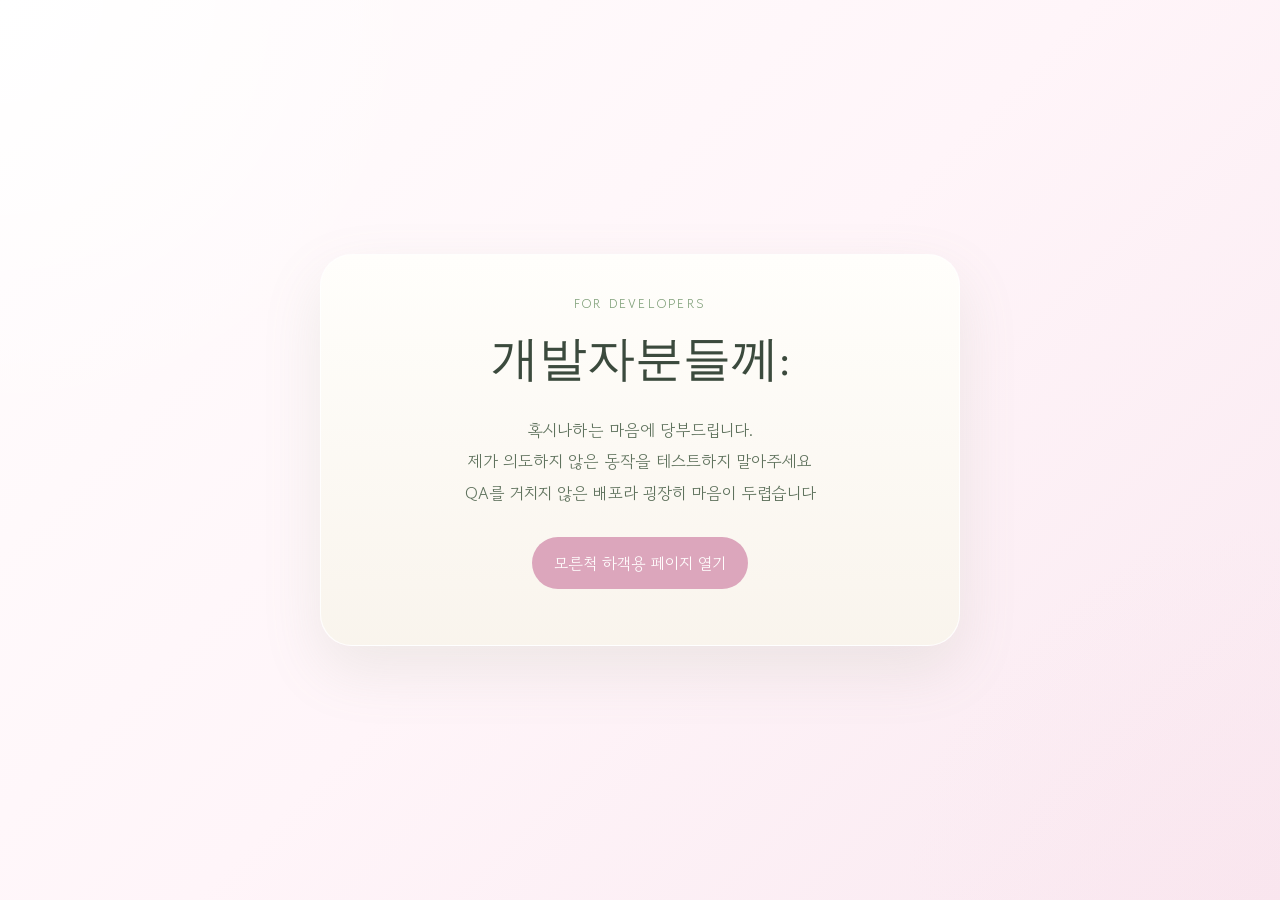
<file: index.html>
<!doctype html>
<html lang="ko">
  <head>
    <meta charset="UTF-8" />
    <meta name="viewport" content="width=device-width, initial-scale=1.0" />
    <meta name="color-scheme" content="light" />
    <meta name="supported-color-schemes" content="light" />
    <meta name="theme-color" content="#fff7fa" />
    <title>Wedding Message Wall</title>
    <link rel="preconnect" href="https://fonts.googleapis.com" />
    <link rel="preconnect" href="https://fonts.gstatic.com" crossorigin />
    <link
      href="https://fonts.googleapis.com/css2?family=Gowun+Dodum&family=Marcellus&display=swap"
      rel="stylesheet"
    />
    <link rel="stylesheet" href="./styles.css?v=index-light-2" />
    <style>
      .developer-gate {
        min-height: 100vh;
        display: grid;
        place-items: center;
        padding: 24px;
      }

      .developer-gate-card {
        width: min(640px, 100%);
        padding: 40px 32px;
        border: 1px solid rgba(255, 255, 255, 0.9);
        border-radius: 32px;
        background: linear-gradient(180deg, rgba(255, 254, 251, 0.96), rgba(249, 244, 236, 0.96));
        box-shadow: 0 24px 60px rgba(133, 146, 118, 0.14);
        text-align: center;
      }

      .developer-gate-eyebrow {
        margin: 0 0 14px;
        color: #7e9e77;
        letter-spacing: 0.18em;
        text-transform: uppercase;
        font-size: 0.78rem;
      }

      .developer-gate-card h1 {
        margin: 0;
        color: #3b4a3d;
        font-family: "Marcellus", serif;
        font-size: clamp(2rem, 5vw, 3rem);
        font-weight: 400;
      }

      .developer-gate-copy {
        margin: 24px 0 0;
        color: #5f725d;
        font-size: 1.04rem;
        line-height: 1.9;
      }

      .developer-gate-action {
        margin-top: 28px;
      }

      .developer-gate-action .primary-button {
        display: inline-block;
        text-decoration: none;
      }
    </style>
  </head>
  <body>
    <main class="developer-gate">
      <section class="developer-gate-card">
        <p class="developer-gate-eyebrow">For Developers</p>
        <h1>개발자분들께:</h1>
        <p class="developer-gate-copy">
          혹시나하는 마음에 당부드립니다.
          <br />
          제가 의도하지 않은 동작을 테스트하지 말아주세요
          <br />
          QA를 거치지 않은 배포라 굉장히 마음이 두렵습니다
        </p>
        <p class="developer-gate-action">
          <a class="primary-button" href="./guest.html">모른척 하객용 페이지 열기</a>
        </p>
      </section>
    </main>

    <script>
      const consoleBannerStyle = [
        "background: linear-gradient(135deg, #7e9e77, #9bb794)",
        "color: #fffef9",
        "padding: 10px 14px",
        "border-radius: 10px",
        "font-size: 14px",
        "font-weight: 700",
      ].join(";");

      const consoleBodyStyle = [
        "color: #4f634d",
        "font-size: 13px",
        "line-height: 1.7",
      ].join(";");

      console.log("%c개발자님, 이상한 짓 하지 말아 주세요", consoleBannerStyle);
      console.log(
        "%c여기는 개발자 전용 입구입니다.\n하객 메시지와 운영 데이터는 살살 다뤄 주세요.\n버그 제보는 감사하지만 예기치 않은 테스트는 제 심장에 무리입니다.",
        consoleBodyStyle
      );
    </script>
  </body>
</html>
</file>
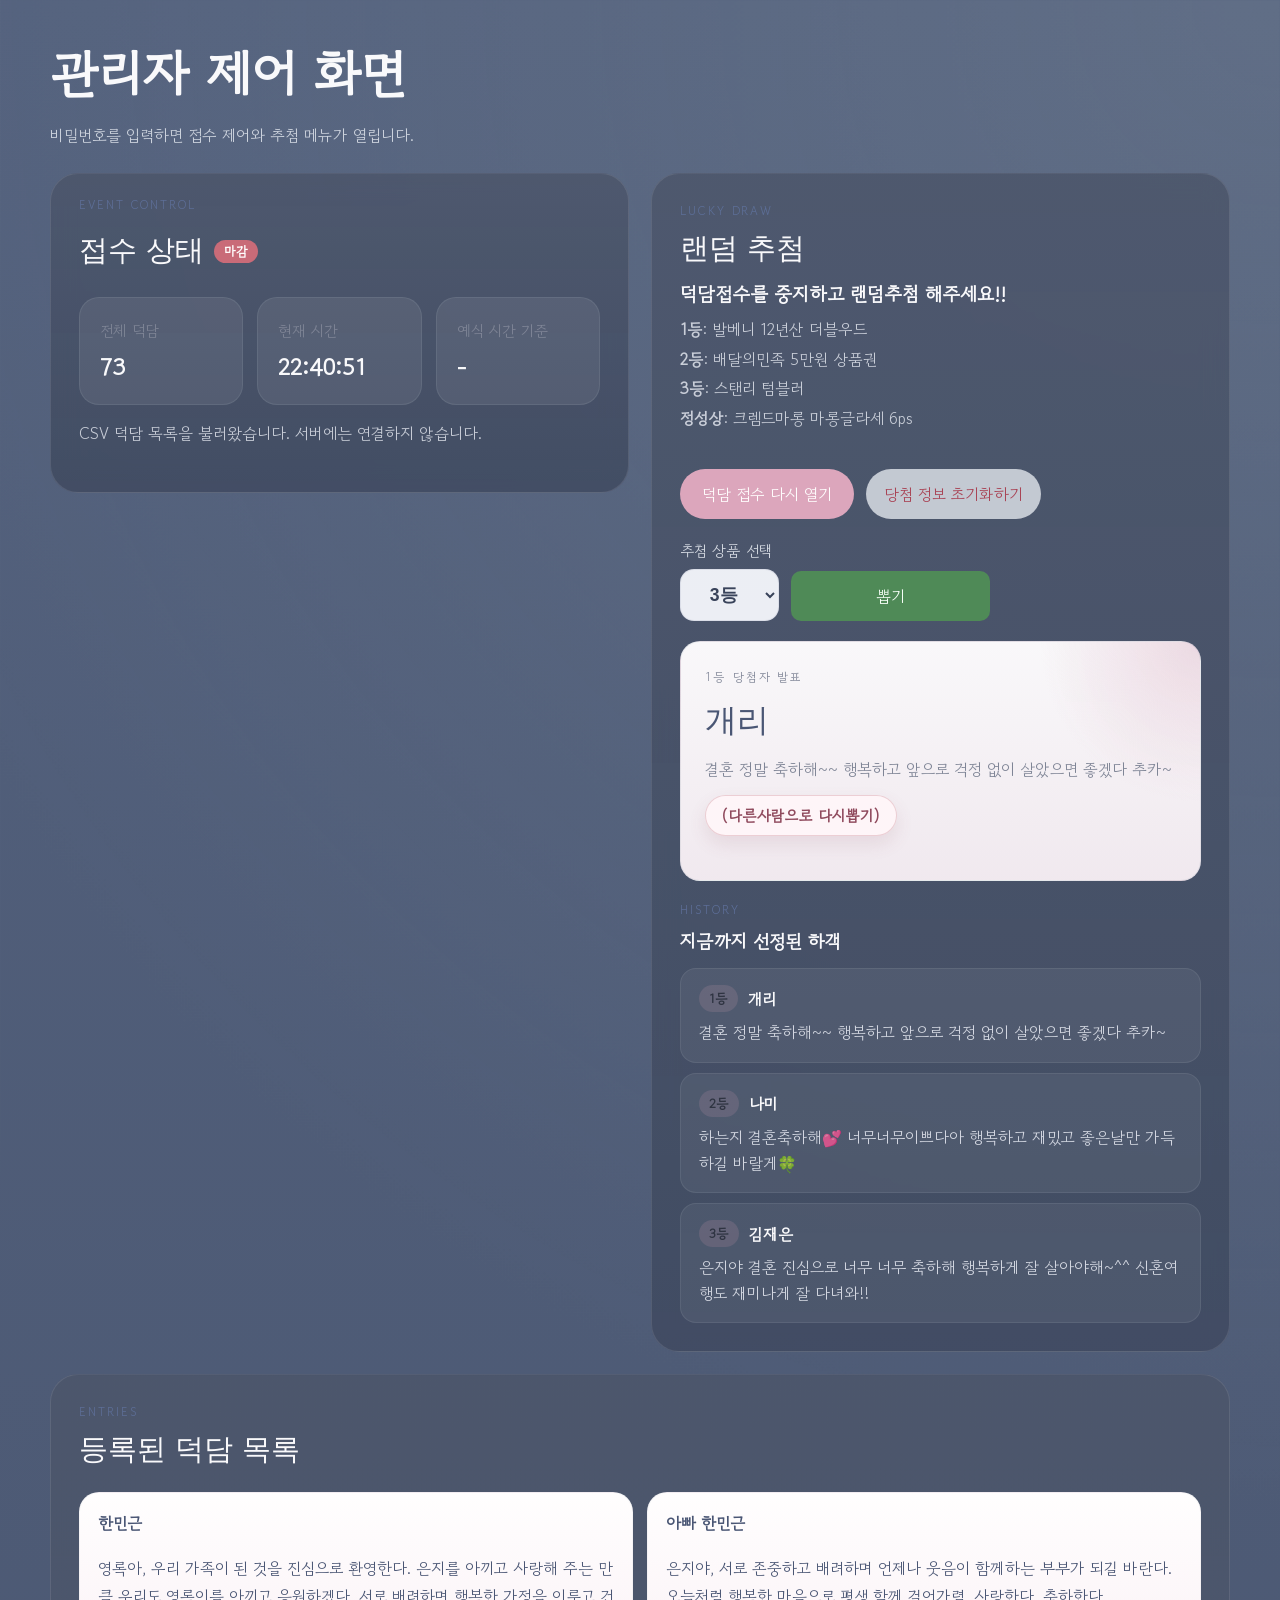
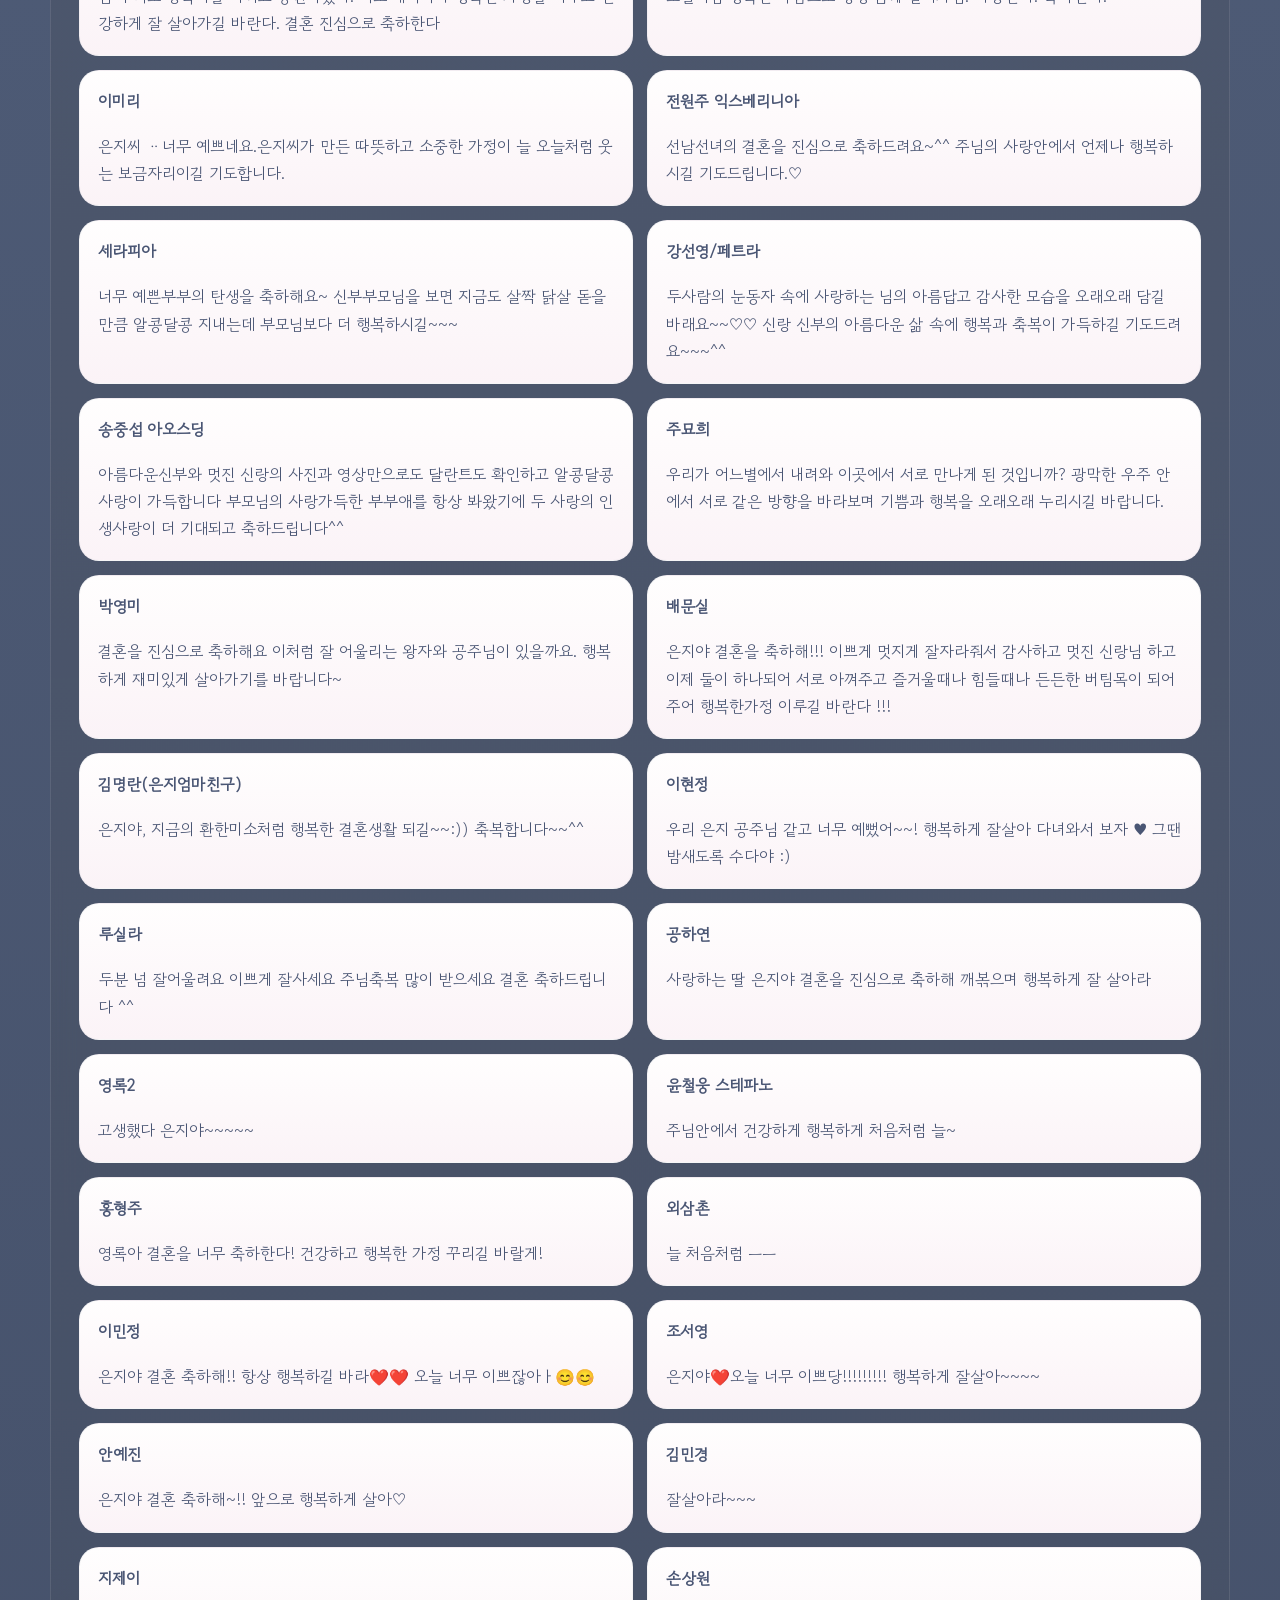
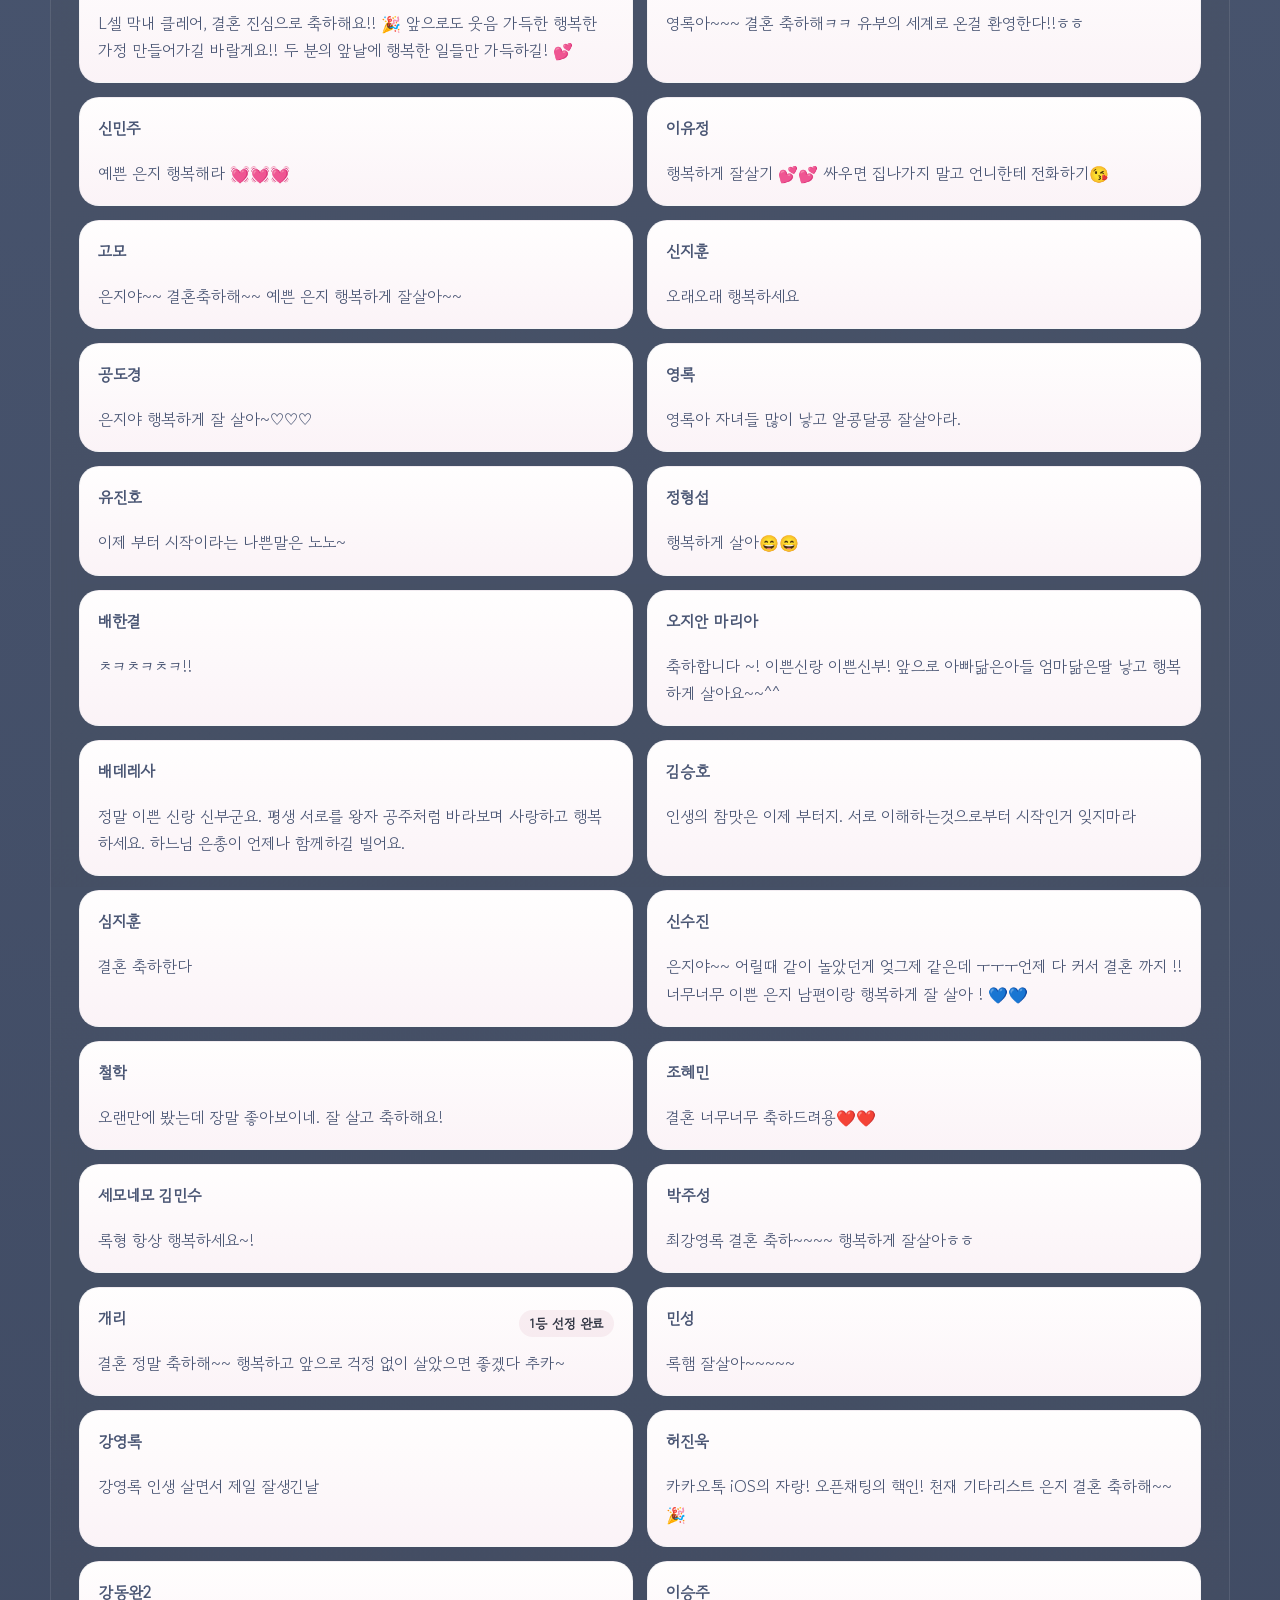
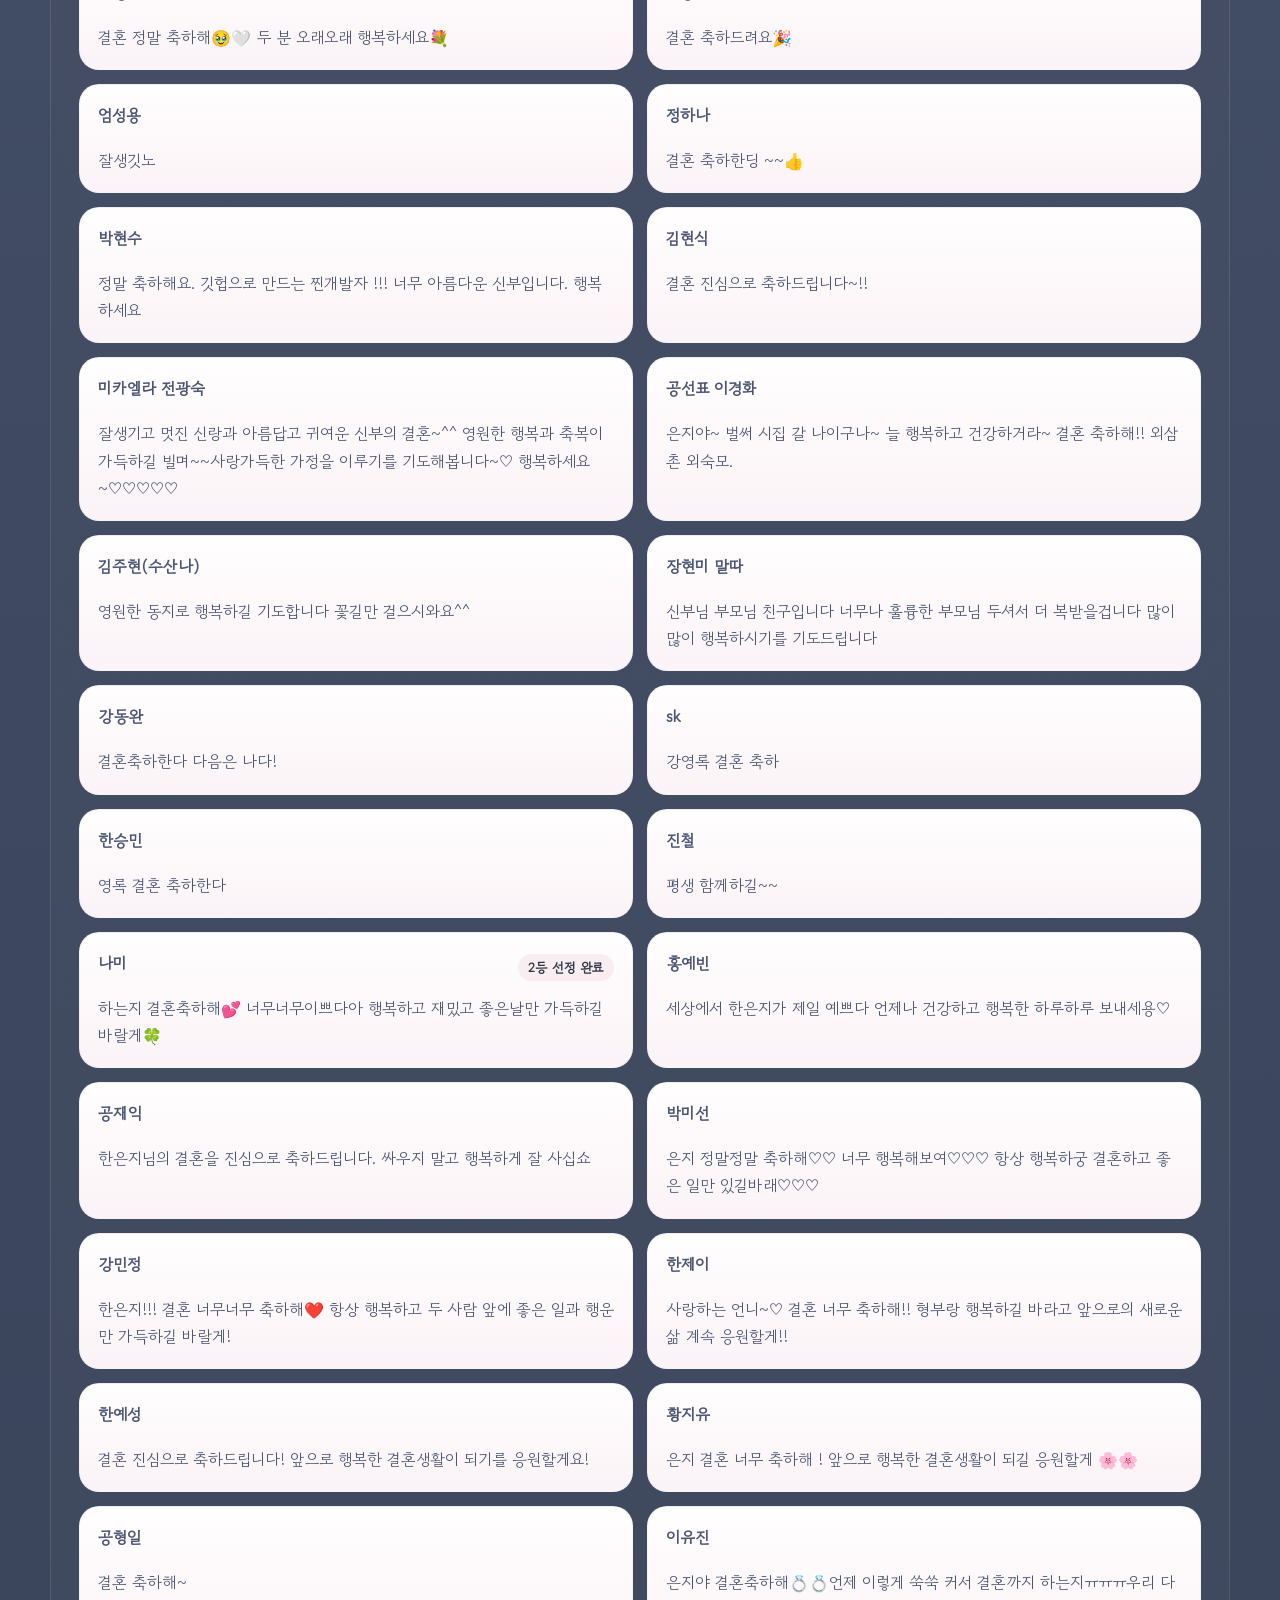
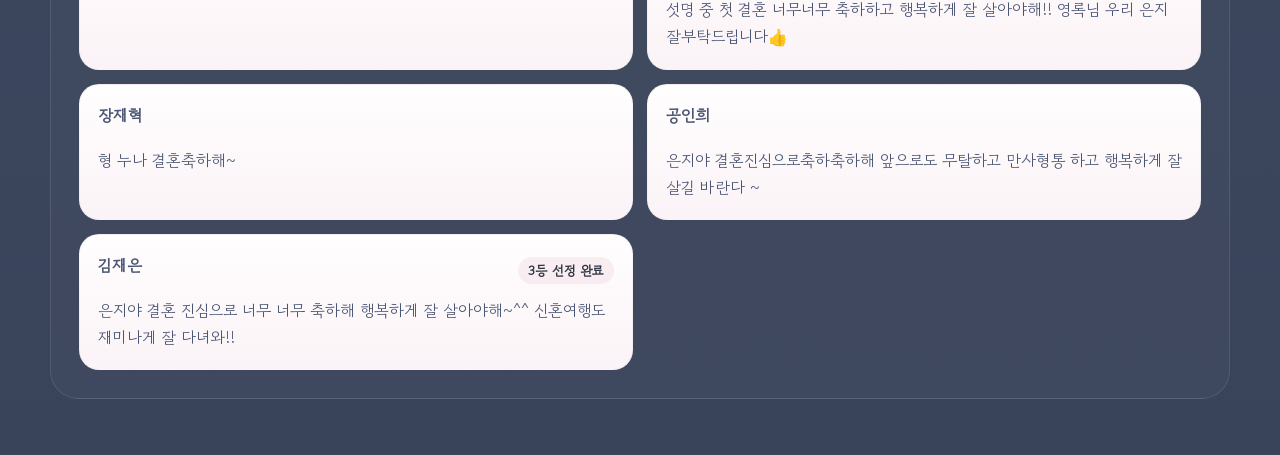
<file: admin.html>
<!doctype html>
<html lang="ko">
  <head>
    <meta charset="UTF-8" />
    <meta name="viewport" content="width=device-width, initial-scale=1.0" />
    <meta name="color-scheme" content="light" />
    <meta name="supported-color-schemes" content="light" />
    <meta name="theme-color" content="#53617d" />
    <title>&#xB355;&#xB2F4; &#xBA54;&#xC2DC;&#xC9C0; &#xAD00;&#xB9AC;&#xC790;</title>
    <link rel="preconnect" href="https://fonts.googleapis.com" />
    <link rel="preconnect" href="https://fonts.gstatic.com" crossorigin />
    <link
      href="https://fonts.googleapis.com/css2?family=Gowun+Dodum&family=Marcellus&display=swap"
      rel="stylesheet"
    />
    <link rel="stylesheet" href="./styles.css?v=admin-mobile-21" />
  </head>
  <body class="admin-page">
    <div class="page-shell">
      <header class="admin-hero">
        <h1>&#xAD00;&#xB9AC;&#xC790; &#xC81C;&#xC5B4; &#xD654;&#xBA74;</h1>
        <p>
          &#xBE44;&#xBC00;&#xBC88;&#xD638;&#xB97C; &#xC785;&#xB825;&#xD558;&#xBA74;
          &#xC811;&#xC218; &#xC81C;&#xC5B4;&#xC640; &#xCD94;&#xCCA8;
          &#xBA54;&#xB274;&#xAC00; &#xC5F4;&#xB9BD;&#xB2C8;&#xB2E4;.
        </p>
      </header>

      <section class="card-panel auth-panel" id="admin-auth-section">
        <div class="section-head admin-auth-head">
          <div>
            <h2>&#xAD00;&#xB9AC;&#xC790; &#xBE44;&#xBC00;&#xBC88;&#xD638; &#xC785;&#xB825;</h2>
          </div>
        </div>

        <form class="message-form" id="admin-auth-form">
          <div class="admin-auth-card">
            <label class="field">
              <span>&#xBE44;&#xBC00;&#xBC88;&#xD638;</span>
              <input
                id="admin-password"
                name="password"
                type="password"
                placeholder="&#xAD00;&#xB9AC;&#xC790; &#xBE44;&#xBC00;&#xBC88;&#xD638;"
                required
              />
            </label>
          </div>

          <div class="admin-auth-meta">
            <p id="admin-login-status"></p>
          </div>

          <button class="primary-button guest-submit-button admin-submit-button" type="submit">
            &#xC785;&#xC7A5;&#xD558;&#xAE30;
          </button>
        </form>
      </section>

      <main class="admin-layout" id="admin-control-section" hidden>
        <section class="card-panel admin-control-panel">
          <div class="section-head">
            <div class="admin-status-head">
              <p class="section-kicker">Event Control</p>
              <div class="admin-status-title-row">
                <h2>&#xC811;&#xC218; &#xC0C1;&#xD0DC;</h2>
                <span class="admin-status-chip is-open" id="admin-status-pill">
                  &#xC811;&#xC218; &#xC911;
                </span>
              </div>
            </div>
          </div>

          <div class="admin-stats">
            <div class="stat-box">
              <span class="stat-label">&#xC804;&#xCCB4; &#xB355;&#xB2F4;</span>
              <strong class="stat-value" id="message-count">0</strong>
            </div>
            <div class="stat-box">
              <span class="stat-label">&#xD604;&#xC7AC; &#xC2DC;&#xAC04;</span>
              <strong class="stat-value" id="panel-current-time">--:--:--</strong>
            </div>
            <div class="stat-box">
              <span class="stat-label">&#xC608;&#xC2DD; &#xC2DC;&#xAC04; &#xAE30;&#xC900;</span>
              <strong class="stat-value" id="panel-time-diff">-</strong>
            </div>
          </div>
          <p class="inline-status" id="admin-control-status">
            &#xAD00;&#xB9AC;&#xC790; &#xB85C;&#xADF8;&#xC778; &#xC0C1;&#xD0DC;&#xC785;&#xB2C8;&#xB2E4;.
          </p>
        </section>

        <section class="card-panel admin-draw-panel">
          <div class="section-head">
            <div>
              <p class="section-kicker">Lucky Draw</p>
              <h2>&#xB79C;&#xB364; &#xCD94;&#xCCA8;</h2>
              <div class="inline-status admin-draw-copy">
                <p class="admin-draw-copy-lead">&#xB355;&#xB2F4;&#xC811;&#xC218;&#xB97C; &#xC911;&#xC9C0;&#xD558;&#xACE0; &#xB79C;&#xB364;&#xCD94;&#xCCA8; &#xD574;&#xC8FC;&#xC138;&#xC694;!!</p>
                <p><strong>1&#xB4F1;</strong>: &#xBC1C;&#xBCA0;&#xB2C8; 12&#xB144;&#xC0B0; &#xB354;&#xBE14;&#xC6B0;&#xB4DC;</p>
                <p><strong>2&#xB4F1;</strong>: &#xBC30;&#xB2EC;&#xC758;&#xBBFC;&#xC871; 5&#xB9CC;&#xC6D0; &#xC0C1;&#xD488;&#xAD8C;</p>
                <p><strong>3&#xB4F1;</strong>: &#xC2A4;&#xD0E0;&#xB9AC; &#xD140;&#xBE14;&#xB7EC;</p>
                <p><strong>&#xC815;&#xC131;&#xC0C1;</strong>: &#xD06C;&#xB818;&#xB4DC;&#xB9C8;&#xB871; &#xB9C8;&#xB871;&#xAE00;&#xB77C;&#xC138; 6ps</p>
              </div>
            </div>
          </div>

          <div class="admin-toolbar admin-draw-toolbar">
            <button class="primary-button admin-action-button" id="toggle-submission-button" type="button">
              &#xB355;&#xB2F4; &#xC811;&#xC218; &#xC911;&#xC9C0;&#xD558;&#xAE30;
            </button>
            <button class="admin-panel-button admin-panel-button-danger" id="reset-winners-button" type="button">
              &#xB2F9;&#xCCA8; &#xC815;&#xBCF4; &#xCD08;&#xAE30;&#xD654;&#xD558;&#xAE30;
            </button>
          </div>

          <div class="admin-draw-row">
            <label class="field admin-draw-field" for="draw-prize-tier">
              <span>&#xCD94;&#xCCA8; &#xC0C1;&#xD488; &#xC120;&#xD0DD;</span>
              <select id="draw-prize-tier">
                <option value="1st">1&#xB4F1;</option>
                <option value="2nd">2&#xB4F1;</option>
                <option value="3rd" selected>3&#xB4F1;</option>
              </select>
            </label>

            <button class="admin-panel-button admin-panel-button-primary" id="draw-winner-button" type="button">
              &#xBF51;&#xAE30;
            </button>
          </div>
          <article class="winner-card" id="winner-card">
            <p class="winner-badge" id="winner-tier-badge">
              &#xB2F9;&#xCCA8;&#xC790; &#xBC1C;&#xD45C;
            </p>
            <h3 id="winner-name">
              &#xC544;&#xC9C1; &#xCD94;&#xCCA8; &#xC804;&#xC785;&#xB2C8;&#xB2E4;
            </h3>
            <p id="winner-message">
              &#xBC84;&#xD2BC;&#xC744; &#xB204;&#xB974;&#xBA74; &#xB4F1;&#xB85D;&#xB41C;
              &#xB355;&#xB2F4; &#xC911; &#xD558;&#xB098;&#xAC00; &#xC5EC;&#xAE30;&#xC5D0;
              &#xD45C;&#xC2DC;&#xB429;&#xB2C8;&#xB2E4;.
            </p>
            <button class="admin-reroll-button" id="reroll-winner-button" type="button" hidden>
              (&#xB2E4;&#xB978;&#xC0AC;&#xB78C;&#xC73C;&#xB85C; &#xB2E4;&#xC2DC;&#xBF51;&#xAE30;)
            </button>
          </article>

          <section class="winner-history">
            <div class="winner-history-head">
              <p class="section-kicker">History</p>
              <h3>&#xC9C0;&#xAE08;&#xAE4C;&#xC9C0; &#xC120;&#xC815;&#xB41C; &#xD558;&#xAC1D;</h3>
            </div>
            <div class="winner-history-list" id="winner-history-list"></div>
          </section>
        </section>

        <section class="card-panel admin-list-panel">
          <div class="section-head">
            <div>
              <p class="section-kicker">Entries</p>
              <h2>&#xB4F1;&#xB85D;&#xB41C; &#xB355;&#xB2F4; &#xBAA9;&#xB85D;</h2>
            </div>
          </div>

          <div class="admin-message-list" id="admin-message-list"></div>
        </section>
      </main>
    </div>

    <script type="module" src="./admin.js?v=admin-mobile-16"></script>
  </body>
</html>
</file>
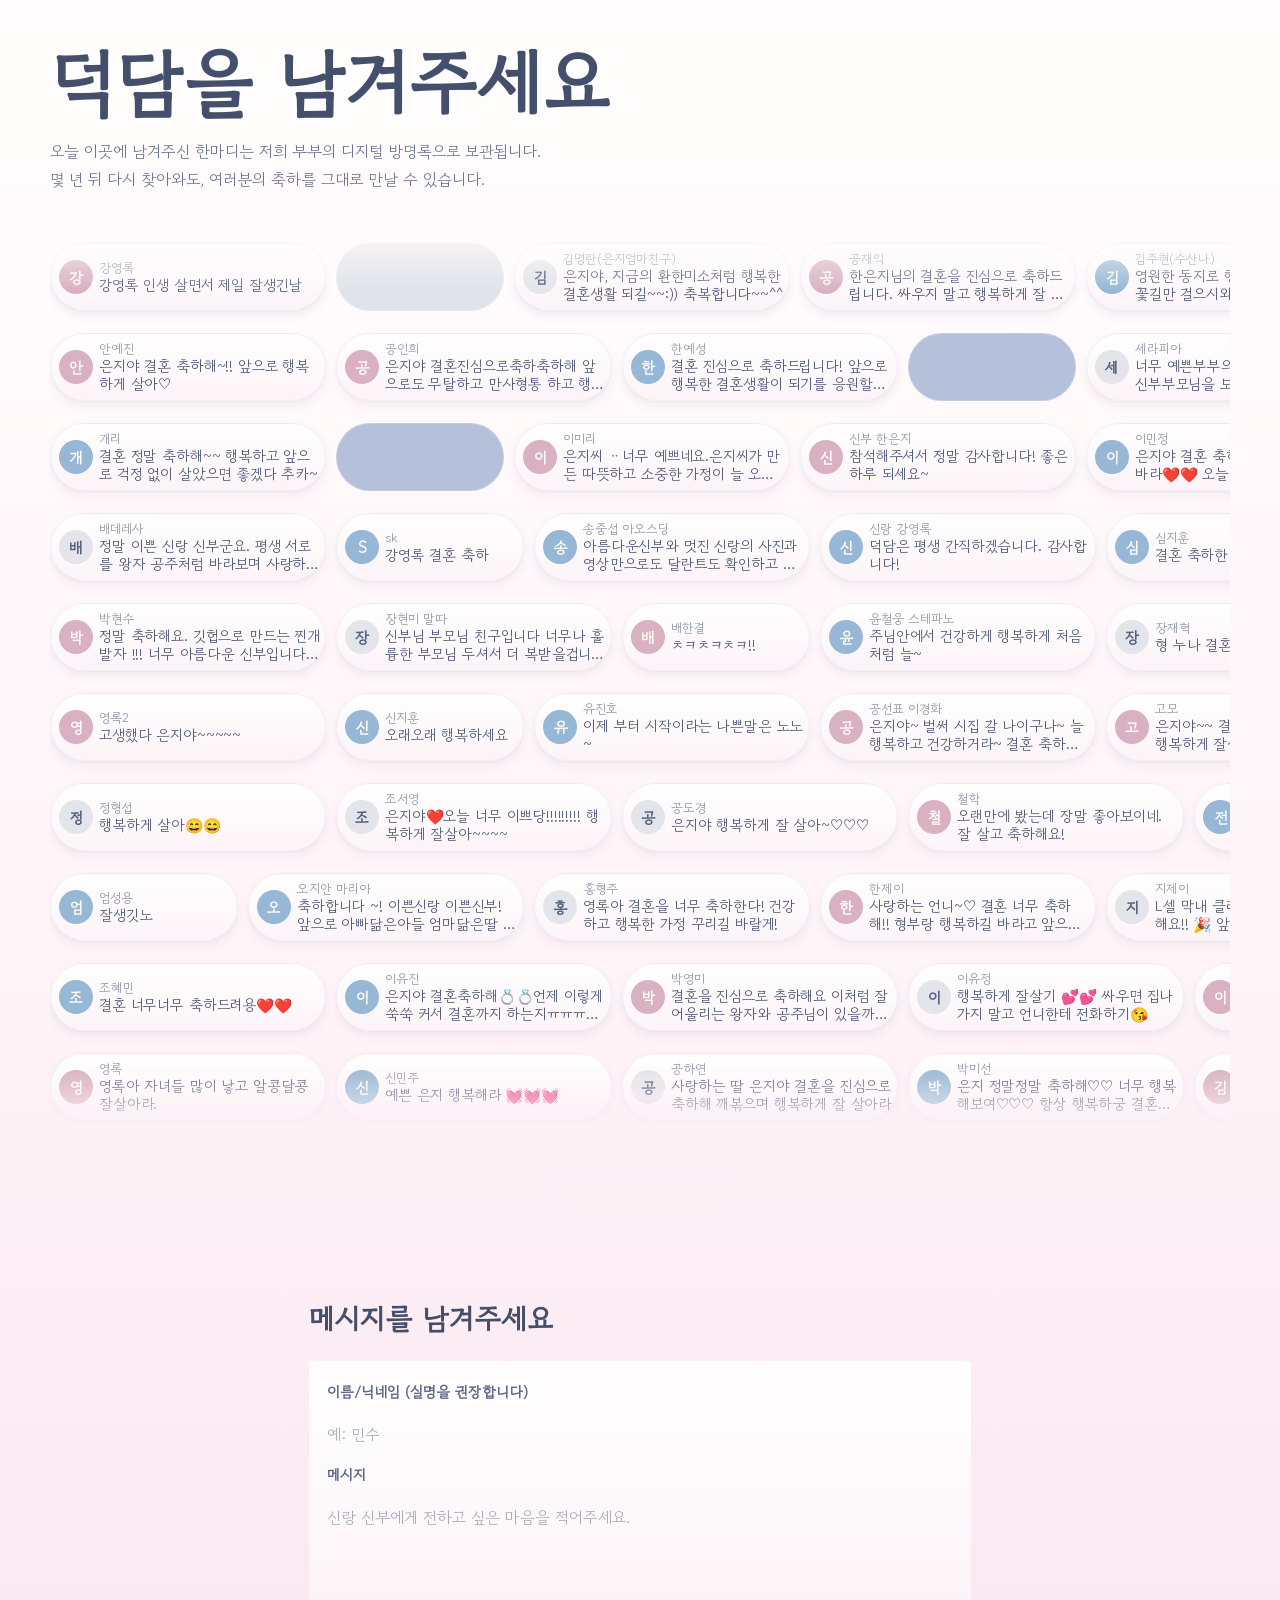
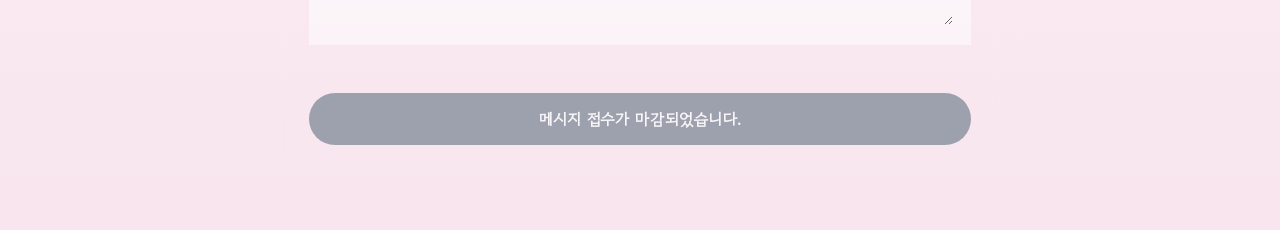
<file: guest.html>
<!doctype html>
<html lang="ko">
  <head>
    <meta charset="UTF-8" />
    <meta name="viewport" content="width=device-width, initial-scale=1.0" />
    <meta name="color-scheme" content="light" />
    <meta name="supported-color-schemes" content="light" />
    <meta name="theme-color" content="#fff7fa" />
    <title>축하 메시지</title>
    <link rel="preconnect" href="https://fonts.googleapis.com" />
    <link rel="preconnect" href="https://fonts.gstatic.com" crossorigin />
    <link
      href="https://fonts.googleapis.com/css2?family=Gowun+Dodum&family=Marcellus&display=swap"
      rel="stylesheet"
    />
    <link rel="stylesheet" href="./styles.css?v=guest-mobile-42" />
  </head>
  <body class="guest-page">
    <div class="page-shell">
      <section class="guest-loading-screen" id="guest-loading-screen" aria-live="polite">
        <p class="guest-loading-label">Loading</p>
      </section>

      <main class="guest-stage" id="guest-stage" hidden>
        <section class="guest-wall-section">
          <div class="guest-wall-copy">
            <h1>덕담을 남겨주세요</h1>
            <p>
              오늘 이곳에 남겨주신 한마디는 저희 부부의 디지털 방명록으로 보관됩니다.
              <br />
              몇 년 뒤 다시 찾아와도, 여러분의 축하를 그대로 만날 수 있습니다.
            </p>
          </div>

          <section class="winner-banner guest-winner-banner" id="winner-banner" hidden>
            <p class="winner-badge" id="winner-banner-title">당첨자</p>
            <div id="winner-banner-bubble"></div>
          </section>

          <div class="guest-wall-board" id="message-wall"></div>

          <section class="message-spotlight" id="message-spotlight" hidden>
            <div class="message-spotlight-card">
              <p class="winner-badge">새로 도착한 메시지</p>
              <h2 id="spotlight-name"></h2>
              <p id="spotlight-message"></p>
            </div>
          </section>

          <a class="guest-scroll-cta" href="#guest-form-section">아래로 내려 덕담 남기기</a>
        </section>

        <section class="guest-form-section card-panel" id="guest-form-section">
          <div class="section-head guest-form-head">
            <div>
              <h2>메시지를 남겨주세요</h2>
            </div>
          </div>

          <form class="message-form" id="message-form">
            <div class="guest-form-card">
              <label class="field">
                <span>이름/닉네임 (실명을 권장합니다)</span>
                <input
                  id="nickname"
                  name="nickname"
                  type="text"
                  maxlength="12"
                  placeholder="예: 민수"
                  required
                />
              </label>

              <label class="field">
                <span>메시지</span>
                <textarea
                  id="message"
                  name="message"
                  maxlength="120"
                  rows="5"
                  placeholder="신랑 신부에게 전하고 싶은 마음을 적어주세요."
                  required
                ></textarea>
              </label>
            </div>

            <div class="guest-form-meta-block">
              <p id="form-status-text"></p>
            </div>

            <button class="primary-button guest-submit-button" id="submit-button" type="submit">보내기</button>
          </form>
        </section>
      </main>
    </div>

    <script type="module" src="./guest.js?v=guest-mobile-38"></script>
  </body>
</html>
</file>
<file: styles.css>
:root {
  color-scheme: light;
  color-scheme: only light;
  --bg: #fff7fa;
  --bg-accent: #f8e7ef;
  --surface: rgba(255, 252, 254, 0.95);
  --surface-strong: #fffdfd;
  --text: #44506b;
  --muted: #7f8596;
  --line: rgba(139, 147, 170, 0.16);
  --primary: #dca6bc;
  --primary-strong: #5d6f98;
  --green: #5d6f98;
  --red: #dba0b4;
  --shadow: 0 24px 60px rgba(161, 143, 164, 0.14);
  --radius-lg: 28px;
  --radius-md: 20px;
  --radius-sm: 14px;
}

html {
  color-scheme: light;
  forced-color-adjust: none;
  background: #fffdfd;
}

*,
*::before,
*::after {
  box-sizing: border-box;
  forced-color-adjust: none;
}

[hidden] {
  display: none !important;
}

body {
  margin: 0;
  min-height: 100vh;
  color: var(--text);
  color-scheme: light;
  font-family: "Gowun Dodum", sans-serif;
  background-color: #fffdfd;
  background:
    radial-gradient(circle at top left, rgba(255, 255, 255, 0.98), transparent 28%),
    radial-gradient(circle at bottom right, rgba(249, 223, 234, 0.3), transparent 24%),
    linear-gradient(135deg, #fffdfd 0%, #fff5f9 50%, #f9e8f0 100%);
  background-color: #fffdfd;
}

body::before,
body::after {
  content: "";
  position: fixed;
  inset: auto;
  z-index: -1;
  border-radius: 999px;
  filter: blur(10px);
}

body::before {
  width: 240px;
  height: 240px;
  top: 80px;
  right: -60px;
  background: rgba(231, 197, 212, 0.2);
}

body::after {
  width: 260px;
  height: 260px;
  left: -90px;
  bottom: 120px;
  background: rgba(214, 219, 231, 0.2);
}

.page-shell {
  width: min(1180px, calc(100% - 32px));
  margin: 0 auto;
  padding: 36px 0 56px;
}

.guest-page {
  background:
    linear-gradient(180deg, #fffdfd 0%, #fff4f8 52%, #f8e5ee 100%);
  color: var(--text);
}

.admin-page {
  background:
    radial-gradient(circle at top right, rgba(214, 226, 216, 0.1), transparent 22%),
    linear-gradient(180deg, #53617d 0%, #39435a 100%);
  color: #f9f9fb;
}

.guest-page::before {
  display: none;
}

.guest-page::after {
  display: none;
}

.admin-page::before,
.admin-page::after {
  display: none;
}

.hero {
  padding: 36px 32px;
  text-align: center;
}

.hero.compact {
  padding-bottom: 24px;
}

.hero-eyebrow,
.section-kicker,
.winner-badge {
  margin: 0 0 10px;
  color: var(--primary-strong);
  letter-spacing: 0.16em;
  text-transform: uppercase;
  font-size: 0.75rem;
}

.hero h1,
.section-head h2,
.winner-card h3 {
  margin: 0;
  font-family: "Marcellus", serif;
  font-weight: 400;
}

.hero h1 {
  font-size: clamp(2.1rem, 5vw, 4.2rem);
  line-height: 1.1;
}

.hero-copy {
  width: min(620px, 100%);
  margin: 18px auto 0;
  color: var(--muted);
  font-size: 1.02rem;
  line-height: 1.75;
}

.guest-layout,
.admin-layout {
  display: grid;
  gap: 22px;
}

.guest-layout {
  grid-template-columns: 1.55fr 1fr;
  align-items: start;
}

.admin-layout {
  grid-template-columns: repeat(2, minmax(0, 1fr));
}

.admin-list-panel {
  grid-column: 1 / -1;
}

.card-panel {
  border: 1px solid rgba(255, 255, 255, 0.86);
  border-radius: var(--radius-lg);
  padding: 28px;
  background: var(--surface);
  box-shadow: var(--shadow);
  backdrop-filter: blur(12px);
}

.admin-page .card-panel {
  border-color: rgba(245, 243, 248, 0.1);
  background:
    linear-gradient(180deg, rgba(246, 248, 252, 0.09), rgba(246, 248, 252, 0.03)),
    rgba(57, 67, 90, 0.84);
  box-shadow: none;
  color: #f9f9fb;
}

.guest-stage {
  display: grid;
  gap: 28px;
}

.guest-loading-screen {
  min-height: calc(100vh - 92px);
  display: grid;
  place-items: center;
}

.guest-loading-label {
  margin: 0;
  color: #6e7592;
  font-family: "Gowun Dodum", sans-serif;
  font-size: 1rem;
  letter-spacing: 0.08em;
  text-transform: uppercase;
}

.admin-hero {
  margin-bottom: 24px;
}

.admin-hero h1 {
  margin: 0;
  color: #f9f9fb;
  font-family: "Gowun Dodum", sans-serif;
  font-size: clamp(2rem, 6vw, 3.2rem);
  font-weight: 700;
}

.admin-hero p {
  margin: 12px 0 0;
  color: rgba(241, 244, 250, 0.76);
  line-height: 1.7;
}

.guest-wall-section {
  min-height: 100svh;
  display: grid;
  align-content: start;
  gap: 24px;
  padding: 8px 0 24px;
}

.guest-wall-copy {
  width: min(760px, 100%);
}

.guest-wall-copy h1 {
  margin: 0;
  font-family: "Gowun Dodum", sans-serif;
  font-size: clamp(2.2rem, 8vw, 4.6rem);
  font-weight: 700;
  line-height: 1.05;
}

.guest-wall-copy p {
  margin: 16px 0 0;
  max-width: 40rem;
  color: #6e7592;
  font-weight: 500;
  line-height: 1.75;
}

.guest-winner-banner.winner-banner {
  margin-bottom: 0;
  width: min(100%, 560px);
  margin-inline: auto;
  padding: 14px 12px 16px;
  border: 1px solid rgba(139, 147, 170, 0.18) !important;
  background: rgba(255, 252, 254, 0.96) !important;
  box-shadow: none !important;
  color: var(--text);
  border-radius: 22px;
}

.guest-winner-banner .winner-badge,
.guest-winner-banner p {
  color: inherit;
}

.guest-winner-banner #winner-banner-bubble {
  margin-top: 6px;
  display: flex;
  justify-content: center;
}

.guest-winner-banner .winner-badge {
  margin-bottom: 0;
  width: 100%;
  text-align: center;
  font-family: "Gowun Dodum", sans-serif;
  font-size: 1.625rem;
  font-weight: 800;
  letter-spacing: 0;
  text-transform: none;
  color: var(--primary-strong);
}

.message-slot.winner-bubble {
  width: 100%;
  min-width: 100%;
  max-width: 100%;
  height: auto;
  min-height: 92px;
  padding: 12px 12px 12px 14px;
}

.winner-box {
  display: flex;
  align-items: center;
  border-radius: 22px;
  background: #fffefe !important;
  border: 1px solid rgba(162, 170, 192, 0.2) !important;
  box-shadow: none !important;
}

.winner-box-head {
  display: flex;
  align-items: center;
}

.winner-box-body {
  display: flex;
  align-items: center;
  gap: 10px;
  min-width: 0;
  width: 100%;
}

.winner-badge-inline {
  margin: 0;
  letter-spacing: 0;
  text-transform: none;
  font-size: 1rem;
  font-weight: 700;
  color: #5b6788;
}

.winner-pill-copy {
  gap: 4px;
}

.winner-box .winner-pill-author {
  font-size: 1.5625rem;
  line-height: 1.28;
}

.winner-box .winner-pill-text {
  margin-top: 0;
  font-size: 1.5625rem;
  line-height: 1.42;
  overflow: hidden;
  display: -webkit-box;
  -webkit-line-clamp: 4;
  -webkit-box-orient: vertical;
}

.winner-box .message-avatar {
  width: 44px;
  height: 44px;
  flex: 0 0 44px;
  font-size: 1.15rem;
}

.guest-wall-board {
  position: relative;
  overflow: hidden;
  display: grid;
  gap: 10px;
  min-height: 58vh;
  padding: 20px 0 12px;
  mask-image: linear-gradient(180deg, transparent 0%, #000 8%, #000 92%, transparent 100%);
}

.message-lane {
  overflow: visible;
  padding: 6px 0;
}

.message-track {
  width: max-content;
  display: flex;
  align-items: center;
  gap: 10px;
  animation: guest-marquee var(--lane-duration, 52s) linear infinite;
}

.message-lane.is-reverse .message-track {
  animation-direction: reverse;
}

.message-slot {
  width: 188px;
  min-width: 188px;
  height: 68px;
  border-radius: 999px;
}

.message-slot.is-message {
  display: flex;
  align-items: center;
  gap: 6px;
  padding: 7px 4px 7px 8px;
  background: linear-gradient(180deg, #fffefe 0%, #fcf4f8 100%);
  color: #4a5674;
  border: 1px solid rgba(162, 170, 192, 0.14);
  box-shadow:
    0 5px 10px rgba(96, 105, 138, 0.08),
    0 1px 2px rgba(96, 105, 138, 0.05);
}

.message-slot.is-message.is-expanded {
  width: 276px;
  min-width: 276px;
  height: 68px;
}

.message-slot.is-empty {
  opacity: 0.95;
  box-shadow: inset 0 0 0 1px rgba(255, 255, 255, 0.2);
}

.message-slot.is-empty.is-circle {
  width: 72px;
  min-width: 72px;
  border-radius: 999px;
}

.message-slot.is-empty.is-capsule {
  width: 168px;
  min-width: 168px;
}

.message-avatar {
  width: 34px;
  height: 34px;
  display: inline-flex;
  align-items: center;
  justify-content: center;
  font-size: 0.95rem;
  font-weight: 700;
  color: #fbfaf4;
  border-radius: 999px;
}

.message-slot.avatar-blue .message-avatar {
  background: #96b7d5;
}

.message-slot.avatar-yellow .message-avatar {
  background: #e3e5ea;
  color: #53617d;
}

.message-slot.avatar-green .message-avatar {
  background: #d9b1c2;
}

.message-pill-copy {
  min-width: 0;
  flex: 1;
  display: flex;
  flex-direction: column;
  justify-content: center;
  padding-right: 0;
  margin-right: 0;
}

.message-pill-author,
.message-pill-text {
  margin: 0;
}

.message-pill-author {
  font-size: 0.8rem;
  opacity: 0.62;
  line-height: 1.15;
  width: 100%;
}

.message-pill-text {
  margin-top: 1px;
  font-size: 0.92rem;
  line-height: 1.2;
  width: 100%;
  max-width: none;
  letter-spacing: -0.01em;
  white-space: normal;
  overflow: hidden;
  display: -webkit-box;
  -webkit-line-clamp: 2;
  -webkit-box-orient: vertical;
}

.message-slot.is-message.is-expanded .message-pill-text {
  width: 100%;
  max-width: none;
}

.theme-blue {
  background: #d9b1c2;
}

.theme-yellow {
  background: #dfe2e8;
}

.theme-green {
  background: #b1bdd9;
}

.guest-scroll-cta {
  justify-self: center;
  display: inline-flex;
  align-items: center;
  justify-content: center;
  padding: 14px 20px;
  border: 1px solid rgba(103, 115, 153, 0.16);
  border-radius: 999px;
  color: #5b6788;
  font-weight: 700;
  text-decoration: none;
  background: rgba(255, 252, 254, 0.92);
  box-shadow: 0 12px 30px rgba(161, 143, 164, 0.12);
  backdrop-filter: blur(10px);
}

.message-spotlight {
  position: fixed;
  inset: 0;
  z-index: 30;
  display: grid;
  place-items: center;
  padding: 24px;
  pointer-events: none;
  background: rgba(0, 0, 0, 0.08);
  opacity: 0;
  transition: opacity 240ms ease;
}

.message-spotlight.is-visible {
  opacity: 1;
}

.message-spotlight-card {
  width: min(92vw, 420px);
  padding: 24px 22px;
  border-radius: 28px;
  background:
    radial-gradient(circle at top right, rgba(232, 206, 218, 0.5), transparent 24%),
    linear-gradient(180deg, rgba(255, 254, 255, 0.99), rgba(249, 240, 245, 0.99));
  color: #4a5674;
  box-shadow: 0 28px 60px rgba(107, 101, 131, 0.22);
  text-align: center;
  transform: translateY(12px) scale(0.96);
  transition:
    transform 280ms ease,
    opacity 280ms ease;
}

.message-spotlight.is-visible .message-spotlight-card {
  transform: translateY(0) scale(1);
}

.message-spotlight-card h2 {
  margin: 0;
  font-family: "Marcellus", serif;
  font-size: clamp(2rem, 7vw, 2.8rem);
}

.message-spotlight-card p:last-child {
  margin: 10px 0 0;
  line-height: 1.7;
}

.guest-form-section {
  width: min(720px, 100%);
  margin: 0 auto;
  border-color: rgba(255, 255, 255, 0.08);
  background: transparent;
  box-shadow: none;
  backdrop-filter: none;
  color: var(--text);
}

.guest-form-head {
  margin-bottom: 16px;
}

.guest-form-head h2 {
  color: var(--text);
  font-family: "Gowun Dodum", sans-serif;
  font-size: clamp(1.4rem, 4vw, 2rem);
  font-weight: 700;
}

.guest-form-card {
  padding: 20px 18px;
  border-radius: 0;
  background: linear-gradient(180deg, #fffefe 0%, #fbf3f7 100%);
}

.guest-form-section .field + .field {
  margin-top: 18px;
}

.guest-form-section .field span {
  color: #5b6788;
  font-weight: 700;
  font-size: 0.92rem;
}

.guest-form-section input,
.guest-form-section textarea {
  border: 0;
  border-radius: 0;
  padding: 10px 0 0;
  background: transparent;
  color: #44506b;
  box-shadow: none;
}

.guest-form-section input::placeholder,
.guest-form-section textarea::placeholder {
  color: #a8acba;
}

.guest-form-section input:focus,
.guest-form-section textarea:focus {
  outline: none;
  border-color: transparent;
}

.guest-form-section textarea {
  min-height: 130px;
}

.guest-form-meta-block {
  margin-top: 0;
}

.guest-form-meta-block p {
  margin: 0;
  color: transparent;
  font-size: 0.92rem;
  line-height: 0;
  min-height: 0;
}

.guest-submit-button {
  width: 100%;
  margin-top: 16px;
  padding: 14px 18px;
  border: 0;
  border-radius: 5px;
  background: #dfb0c1 !important;
  color: #fffdfd !important;
  font-weight: 700;
  box-shadow: none;
}

.guest-submit-button:hover {
  background: #cf9aaf !important;
  transform: none;
}

.guest-submit-button:disabled {
  background: #9da0ad !important;
  color: #f7f5f8 !important;
  cursor: not-allowed;
  opacity: 1;
}

.admin-ghost-button {
  border-radius: 6px;
  background: rgba(244, 246, 251, 0.08);
  color: #f9f9fb;
}

.admin-ghost-button:hover {
  background: rgba(244, 246, 251, 0.14);
}

.winner-banner {
  margin-bottom: 22px;
  background:
    radial-gradient(circle at top right, rgba(232, 206, 218, 0.76), transparent 28%),
    linear-gradient(180deg, rgba(255, 254, 255, 0.97), rgba(248, 240, 245, 0.97));
}

.winner-banner h2 {
  margin: 0 0 10px;
  font-family: "Marcellus", serif;
  font-size: clamp(1.6rem, 4vw, 2.4rem);
}

.winner-banner p:last-child {
  margin: 0;
  line-height: 1.8;
}

.section-head {
  display: flex;
  align-items: start;
  justify-content: space-between;
  gap: 16px;
  margin-bottom: 22px;
}

.section-head h2 {
  font-size: 1.8rem;
}

.status-pill {
  display: inline-flex;
  align-items: center;
  justify-content: center;
  min-width: 84px;
  padding: 10px 16px;
  border-radius: 999px;
  font-size: 0.92rem;
  color: #fffdfd;
}

.status-pill.is-open {
  background: var(--green);
}

.status-pill.is-closed {
  background: var(--red);
}

.admin-status-head {
  display: grid;
  gap: 8px;
}

.admin-status-title-row {
  display: flex;
  align-items: center;
  gap: 10px;
  flex-wrap: wrap;
}

.admin-status-chip {
  display: inline-flex;
  align-items: center;
  justify-content: center;
  min-width: 0;
  padding: 5px 10px;
  border-radius: 999px;
  font-size: 0.82rem;
  font-weight: 700;
  line-height: 1;
  color: #fffdfd;
}

.admin-status-chip.is-open {
  background: var(--green);
}

.admin-status-chip.is-closed {
  background: #c96b78;
}

.message-wall {
  display: grid;
  grid-template-columns: repeat(2, minmax(0, 1fr));
  gap: 16px;
}

.message-card,
.admin-message-item,
.winner-card,
.stat-box {
  border: 1px solid var(--line);
  border-radius: var(--radius-md);
  background: var(--surface-strong);
}

.message-card {
  min-height: 168px;
  padding: 22px 20px;
  display: flex;
  flex-direction: column;
  justify-content: space-between;
  background:
    linear-gradient(180deg, rgba(255, 255, 255, 0.96), rgba(248, 240, 245, 0.95)),
    var(--surface-strong);
}

.message-card.featured {
  grid-column: span 2;
  min-height: 186px;
  background:
    linear-gradient(135deg, rgba(255, 254, 255, 0.99), rgba(233, 238, 246, 0.96)),
    var(--surface-strong);
}

.message-text {
  margin: 0;
  font-size: 1.06rem;
  line-height: 1.8;
}

.message-author {
  margin: 20px 0 0;
  color: var(--muted);
  text-align: right;
}

.message-form {
  display: grid;
  gap: 16px;
}

.field {
  display: grid;
  gap: 10px;
}

.field span,
.stat-label {
  color: var(--muted);
  font-size: 0.95rem;
}

.admin-page .field span {
  color: rgba(241, 244, 250, 0.84);
}

input,
textarea,
button {
  color-scheme: light;
  font: inherit;
}

input,
textarea {
  background-color: rgba(255, 255, 255, 0.82);
  width: 100%;
  border: 1px solid rgba(139, 147, 170, 0.18);
  border-radius: var(--radius-sm);
  padding: 14px 16px;
  background: rgba(255, 255, 255, 0.82);
  color: var(--text);
}

input:focus,
textarea:focus {
  outline: 2px solid rgba(143, 182, 140, 0.24);
  border-color: var(--primary);
}

textarea {
  resize: vertical;
  min-height: 140px;
}

select {
  color-scheme: light;
  width: 100%;
  border: 1px solid rgba(139, 147, 170, 0.18);
  border-radius: var(--radius-sm);
  padding: 14px 16px;
  background: rgba(255, 255, 255, 0.82);
  color: var(--text);
}

select:focus {
  outline: 2px solid rgba(143, 182, 140, 0.24);
  border-color: var(--primary);
}

@media (prefers-color-scheme: dark) {
  :root,
  html,
  body,
  input,
  textarea,
  select,
  button {
    color-scheme: light !important;
  }

  html {
    background: #fffdfd !important;
  }

  body {
    color: var(--text) !important;
    background:
      radial-gradient(circle at top left, rgba(255, 255, 255, 0.98), transparent 28%),
      radial-gradient(circle at bottom right, rgba(249, 223, 234, 0.3), transparent 24%),
      linear-gradient(135deg, #fffdfd 0%, #fff5f9 50%, #f9e8f0 100%) !important;
    background-color: #fffdfd !important;
  }

  body.guest-page {
    color: var(--text) !important;
    background: linear-gradient(180deg, #fffdfd 0%, #fff4f8 52%, #f8e5ee 100%) !important;
    background-color: #fffdfd !important;
  }

  body.admin-page {
    color: #f9f9fb !important;
    background:
      radial-gradient(circle at top right, rgba(214, 226, 216, 0.1), transparent 22%),
      linear-gradient(180deg, #53617d 0%, #39435a 100%) !important;
    background-color: #53617d !important;
  }

  input,
  textarea,
  select {
    color: var(--text) !important;
    -webkit-text-fill-color: var(--text);
    background-color: rgba(255, 255, 255, 0.82) !important;
  }
}

@media (forced-colors: active) {
  :root,
  html,
  body,
  input,
  textarea,
  select,
  button {
    color-scheme: light !important;
    forced-color-adjust: none !important;
  }

  html {
    background: #fffdfd !important;
  }

  body {
    color: var(--text) !important;
    background:
      radial-gradient(circle at top left, rgba(255, 255, 255, 0.98), transparent 28%),
      radial-gradient(circle at bottom right, rgba(249, 223, 234, 0.3), transparent 24%),
      linear-gradient(135deg, #fffdfd 0%, #fff5f9 50%, #f9e8f0 100%) !important;
    background-color: #fffdfd !important;
  }

  body.guest-page {
    color: var(--text) !important;
    background: linear-gradient(180deg, #fffdfd 0%, #fff4f8 52%, #f8e5ee 100%) !important;
    background-color: #fffdfd !important;
  }

  body.admin-page {
    color: #f9f9fb !important;
    background:
      radial-gradient(circle at top right, rgba(214, 226, 216, 0.1), transparent 22%),
      linear-gradient(180deg, #53617d 0%, #39435a 100%) !important;
    background-color: #53617d !important;
  }

  input,
  textarea,
  select {
    color: var(--text) !important;
    -webkit-text-fill-color: var(--text);
    background-color: rgba(255, 255, 255, 0.82) !important;
  }
}

.form-meta {
  display: flex;
  align-items: center;
  justify-content: space-between;
  gap: 16px;
}

.form-meta p {
  margin: 0;
  color: var(--muted);
  font-size: 0.92rem;
  line-height: 1.6;
}

.primary-button,
.secondary-button {
  border: 0;
  border-radius: 999px;
  padding: 14px 22px;
  cursor: pointer;
  transition:
    transform 160ms ease,
    background-color 160ms ease,
    opacity 160ms ease;
}

.primary-button {
  background: var(--primary);
  color: #fffdfd;
}

.primary-button:hover,
.secondary-button:hover {
  transform: translateY(-1px);
}

.primary-button:hover {
  background: var(--primary-strong);
}

.secondary-button {
  background: rgba(223, 226, 232, 0.82);
  color: var(--primary-strong);
}

.secondary-button:hover {
  background: rgba(209, 214, 223, 0.92);
}

.admin-control-panel,
.admin-draw-panel {
  display: grid;
  gap: 20px;
}

.admin-control-panel {
  align-content: start;
}

.admin-draw-field {
  gap: 8px;
}

.admin-draw-row {
  display: grid;
  grid-template-columns: minmax(0, 1fr) minmax(0, 2fr) minmax(0, 2fr);
  gap: 12px;
  align-items: end;
}

.admin-draw-row > * {
  min-width: 0;
}

.admin-draw-row .admin-panel-button {
  width: 100%;
  min-height: 50px;
  padding-top: 0;
  padding-bottom: 0;
}

.admin-page .admin-draw-field select {
  background: rgba(244, 246, 251, 0.96);
  color: #39435a;
  font-size: 1.1rem;
  font-weight: 600;
  text-align: center;
  text-align-last: center;
  min-height: 50px;
}

.admin-panel-button {
  border: 0;
  border-radius: 10px;
  padding: 14px 18px;
  font: inherit;
  font-weight: 400;
  line-height: 1.2;
  cursor: pointer;
  transition:
    transform 160ms ease,
    background-color 160ms ease,
    opacity 160ms ease;
}

.admin-panel-button:hover {
  transform: translateY(-1px);
}

.admin-panel-button:disabled {
  background: #80889b;
  color: #eef1f7;
  cursor: not-allowed;
  transform: none;
}

.admin-panel-button-primary {
  background: #dfe2e8;
  color: #53617d;
}

.admin-panel-button-primary:hover {
  background: #cfd5df;
}

#draw-winner-button {
  background: #4f8a57;
  color: #f7fff8;
}

#draw-winner-button:hover {
  background: #44774b;
}

#draw-winner-button:disabled {
  background: #8eb596;
  color: #f7fff8;
}

.admin-panel-button-danger {
  border-radius: 999px;
  background: rgba(223, 226, 232, 0.82);
  color: #a94455;
}

.admin-panel-button-danger:hover {
  background: rgba(209, 214, 223, 0.92);
  color: #933748;
}

.admin-toolbar {
  display: flex;
  flex-wrap: wrap;
  gap: 12px;
}

.admin-toolbar button {
  min-height: 50px;
  display: inline-flex;
  align-items: center;
  justify-content: center;
  padding-top: 0;
  padding-bottom: 0;
}

.admin-draw-toolbar {
  margin-top: -4px;
}

.auth-panel {
  margin-bottom: 22px;
}

.admin-auth-head {
  margin-bottom: 16px;
}

.admin-auth-head h2 {
  color: #f9f9fb;
  font-family: "Gowun Dodum", sans-serif;
  font-size: clamp(1.4rem, 4vw, 2rem);
  font-weight: 700;
}

.admin-auth-card {
  padding: 20px 18px;
  border-radius: 0;
  background: linear-gradient(180deg, #fffefe 0%, #fbf3f7 100%);
}

.admin-auth-card .field span {
  color: #5b6788;
  font-weight: 700;
  font-size: 0.92rem;
}

.admin-auth-card input {
  border: 0;
  border-radius: 0;
  padding: 10px 0 0;
  background: transparent;
  color: #44506b;
  box-shadow: none;
}

.admin-auth-card input:focus {
  outline: none;
}

.admin-auth-meta {
  margin-top: 0;
}

.admin-auth-meta p {
  margin: 0;
  color: transparent;
  font-size: 0.92rem;
  line-height: 0;
  min-height: 0;
}

.admin-submit-button {
  margin-top: 16px;
}

.inline-status {
  margin: 0;
  color: rgba(240, 243, 250, 0.76);
  line-height: 1.6;
}

.admin-draw-copy {
  display: grid;
  gap: 4px;
  padding-top: 8px;
}

.admin-draw-copy p {
  margin: 0;
}

.admin-draw-copy-lead {
  padding: 4px 0;
  font-size: 1.2rem;
  font-weight: 800;
  color: #f9f9fb;
  line-height: 1.45;
}

.admin-stats {
  display: grid;
  grid-template-columns: repeat(3, minmax(0, 1fr));
  gap: 14px;
}

.stat-box {
  padding: 20px;
  background: rgba(244, 246, 251, 0.08);
  border-color: rgba(241, 244, 249, 0.08);
}

.stat-value {
  display: block;
  margin-top: 8px;
  font-size: 1.45rem;
}

@media (min-width: 961px) {
  .admin-control-panel {
    min-height: 320px;
    max-height: 320px;
    gap: 16px;
    padding-top: 22px;
    padding-bottom: 22px;
  }

  .admin-control-panel .section-head {
    margin-bottom: 10px;
  }

  .admin-control-panel .inline-status {
    margin-top: 0;
  }
}

.winner-card {
  padding: 24px;
  min-height: 240px;
  display: grid;
  align-content: start;
  gap: 12px;
  color: #4a5674;
  background:
    radial-gradient(circle at top right, rgba(232, 206, 218, 0.74), transparent 28%),
    linear-gradient(180deg, rgba(255, 254, 255, 0.97), rgba(248, 240, 245, 0.96));
}

.winner-card h3 {
  font-size: 2rem;
  color: #4a5674;
}

.winner-card p {
  margin: 0;
  color: #7f8596;
  line-height: 1.75;
}

.admin-reroll-button {
  justify-self: start;
  border: 1px solid rgba(169, 68, 85, 0.22);
  border-radius: 999px;
  padding: 10px 16px;
  color: #8f4a5d;
  background: rgba(255, 246, 249, 0.92);
  box-shadow: 0 8px 18px rgba(143, 74, 93, 0.12);
  font: inherit;
  font-size: 0.95rem;
  font-weight: 700;
  line-height: 1.2;
  cursor: pointer;
  transition:
    transform 160ms ease,
    background-color 160ms ease,
    border-color 160ms ease,
    box-shadow 160ms ease;
}

.admin-reroll-button:hover {
  border-color: rgba(169, 68, 85, 0.36);
  color: #733548;
  background: #fff1f5;
  box-shadow: 0 10px 22px rgba(143, 74, 93, 0.16);
  transform: translateY(-1px);
}

.admin-reroll-button:disabled {
  border-color: rgba(168, 173, 186, 0.28);
  color: #a8adba;
  background: rgba(241, 243, 247, 0.78);
  box-shadow: none;
  cursor: not-allowed;
  transform: none;
}

.winner-history {
  display: grid;
  gap: 14px;
}

.winner-history-head h3 {
  margin: 0;
  color: #f9f9fb;
  font-size: 1.15rem;
  font-weight: 700;
}

.winner-history-list {
  display: grid;
  gap: 10px;
}

.winner-history-item {
  padding: 16px 18px;
  border: 1px solid rgba(241, 244, 249, 0.08);
  border-radius: 16px;
  background: rgba(244, 246, 251, 0.06);
}

.winner-history-item.is-empty {
  color: rgba(240, 243, 250, 0.72);
}

.winner-history-item strong,
.winner-history-item p {
  margin: 0;
}

.winner-history-item p {
  margin-top: 8px;
  color: rgba(240, 243, 250, 0.82);
  line-height: 1.6;
}

.winner-history-row {
  display: flex;
  align-items: center;
  gap: 10px;
}

.winner-history-tier,
.admin-message-badge {
  display: inline-flex;
  align-items: center;
  padding: 4px 10px;
  border-radius: 999px;
  background: rgba(219, 160, 180, 0.16);
  color: #2f3442;
  font-size: 0.82rem;
  font-weight: 700;
}

.admin-message-head {
  display: flex;
  align-items: center;
  justify-content: space-between;
  gap: 12px;
  margin-bottom: 10px;
}

.admin-message-head strong {
  margin-bottom: 0;
}

.admin-message-list {
  display: grid;
  grid-template-columns: repeat(2, minmax(0, 1fr));
  gap: 14px;
}

.admin-message-item {
  padding: 18px;
  background: linear-gradient(180deg, #fffefe 0%, #fbf3f7 100%);
  color: #4a5674;
  border-color: rgba(139, 147, 170, 0.08);
}

.admin-message-item strong {
  display: block;
  margin-bottom: 10px;
  font-size: 1rem;
}

.admin-message-item p {
  margin: 0;
  line-height: 1.7;
}

@media (max-width: 960px) {
  .guest-layout,
  .admin-layout,
  .message-wall,
  .admin-message-list {
    grid-template-columns: 1fr;
  }

  .message-card.featured {
    grid-column: auto;
  }
}

@media (max-width: 640px) {
  .page-shell {
    width: min(100% - 20px, 1180px);
    padding: 18px 0 34px;
  }

  .hero,
  .card-panel {
    padding: 20px;
  }

  .form-meta,
  .section-head {
    flex-direction: column;
    align-items: stretch;
  }

  .primary-button,
  .secondary-button {
    width: 100%;
  }

  .admin-toolbar button,
  .admin-panel-button,
  .admin-action-button {
    width: 100%;
    min-height: 52px;
  }

  .admin-draw-row {
    grid-template-columns: 1fr;
  }

  .guest-wall-copy p {
    max-width: none;
  }

  .guest-wall-board {
    min-height: 60svh;
  }

  .message-slot {
    width: 168px;
    min-width: 168px;
    height: 64px;
  }

  .message-slot.is-message.is-expanded {
    width: 236px;
    min-width: 236px;
    height: 64px;
  }

  .message-slot.is-empty.is-circle {
    width: 66px;
    min-width: 66px;
  }

  .message-slot.is-empty.is-capsule {
    width: 168px;
    min-width: 168px;
  }

  .message-avatar {
    width: 30px;
    height: 30px;
  }

  .guest-winner-banner.winner-banner {
    width: 100%;
    padding: 12px 10px 14px;
  }

  .admin-stats {
    grid-template-columns: repeat(2, minmax(0, 1fr));
  }

  .admin-stats .stat-box:first-child {
    grid-column: 1 / -1;
  }

  .message-slot.winner-bubble {
    width: 100%;
    min-width: 100%;
    max-width: 100%;
    min-height: 88px;
    padding: 10px 10px 10px 12px;
  }

  .winner-box .message-avatar {
    width: 40px;
    height: 40px;
    flex-basis: 40px;
    font-size: 1.05rem;
  }

  .winner-box .winner-pill-author {
    font-size: 1.3625rem;
  }

  .winner-box .winner-pill-text {
    font-size: 1.3625rem;
    -webkit-line-clamp: 4;
  }

  .guest-form-card {
    padding: 18px 16px;
  }
}

@keyframes guest-marquee {
  from {
    transform: translateX(0);
  }

  to {
    transform: translateX(calc(-50% - 5px));
  }
}
</file>
